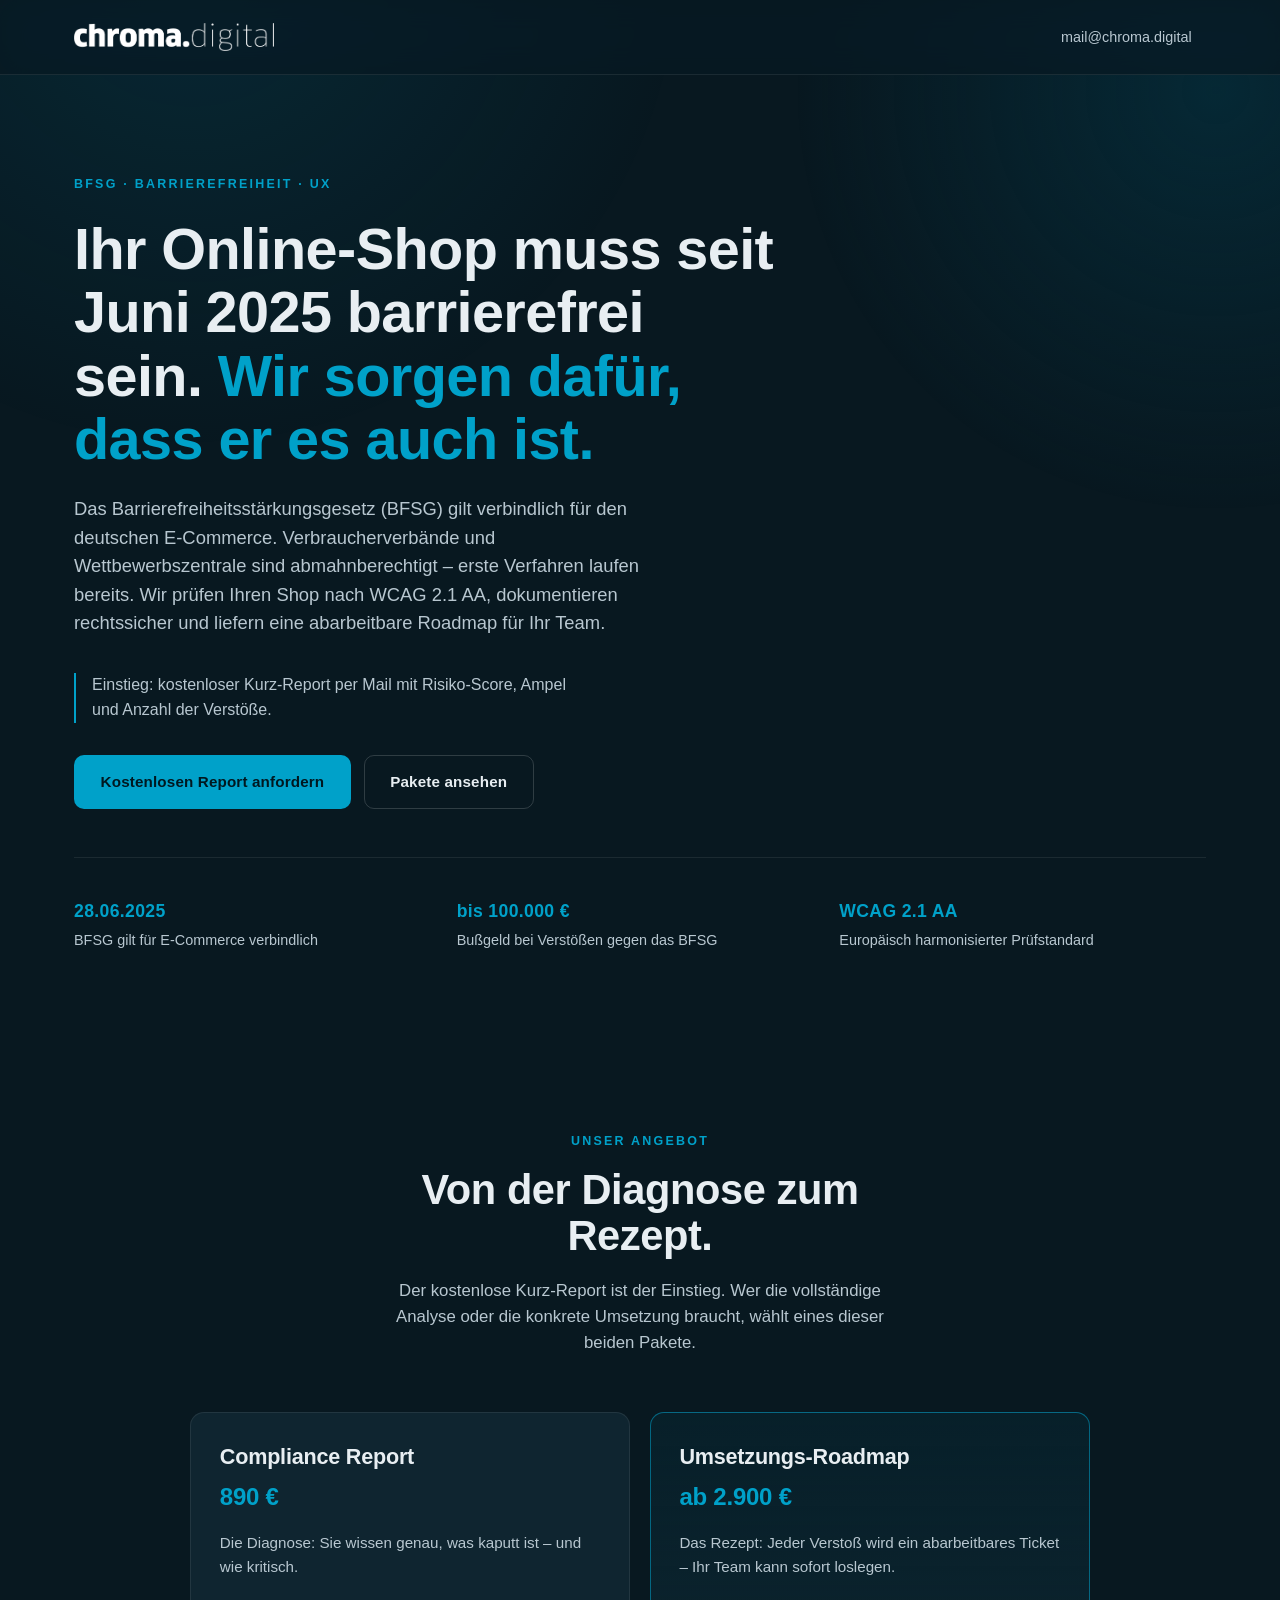
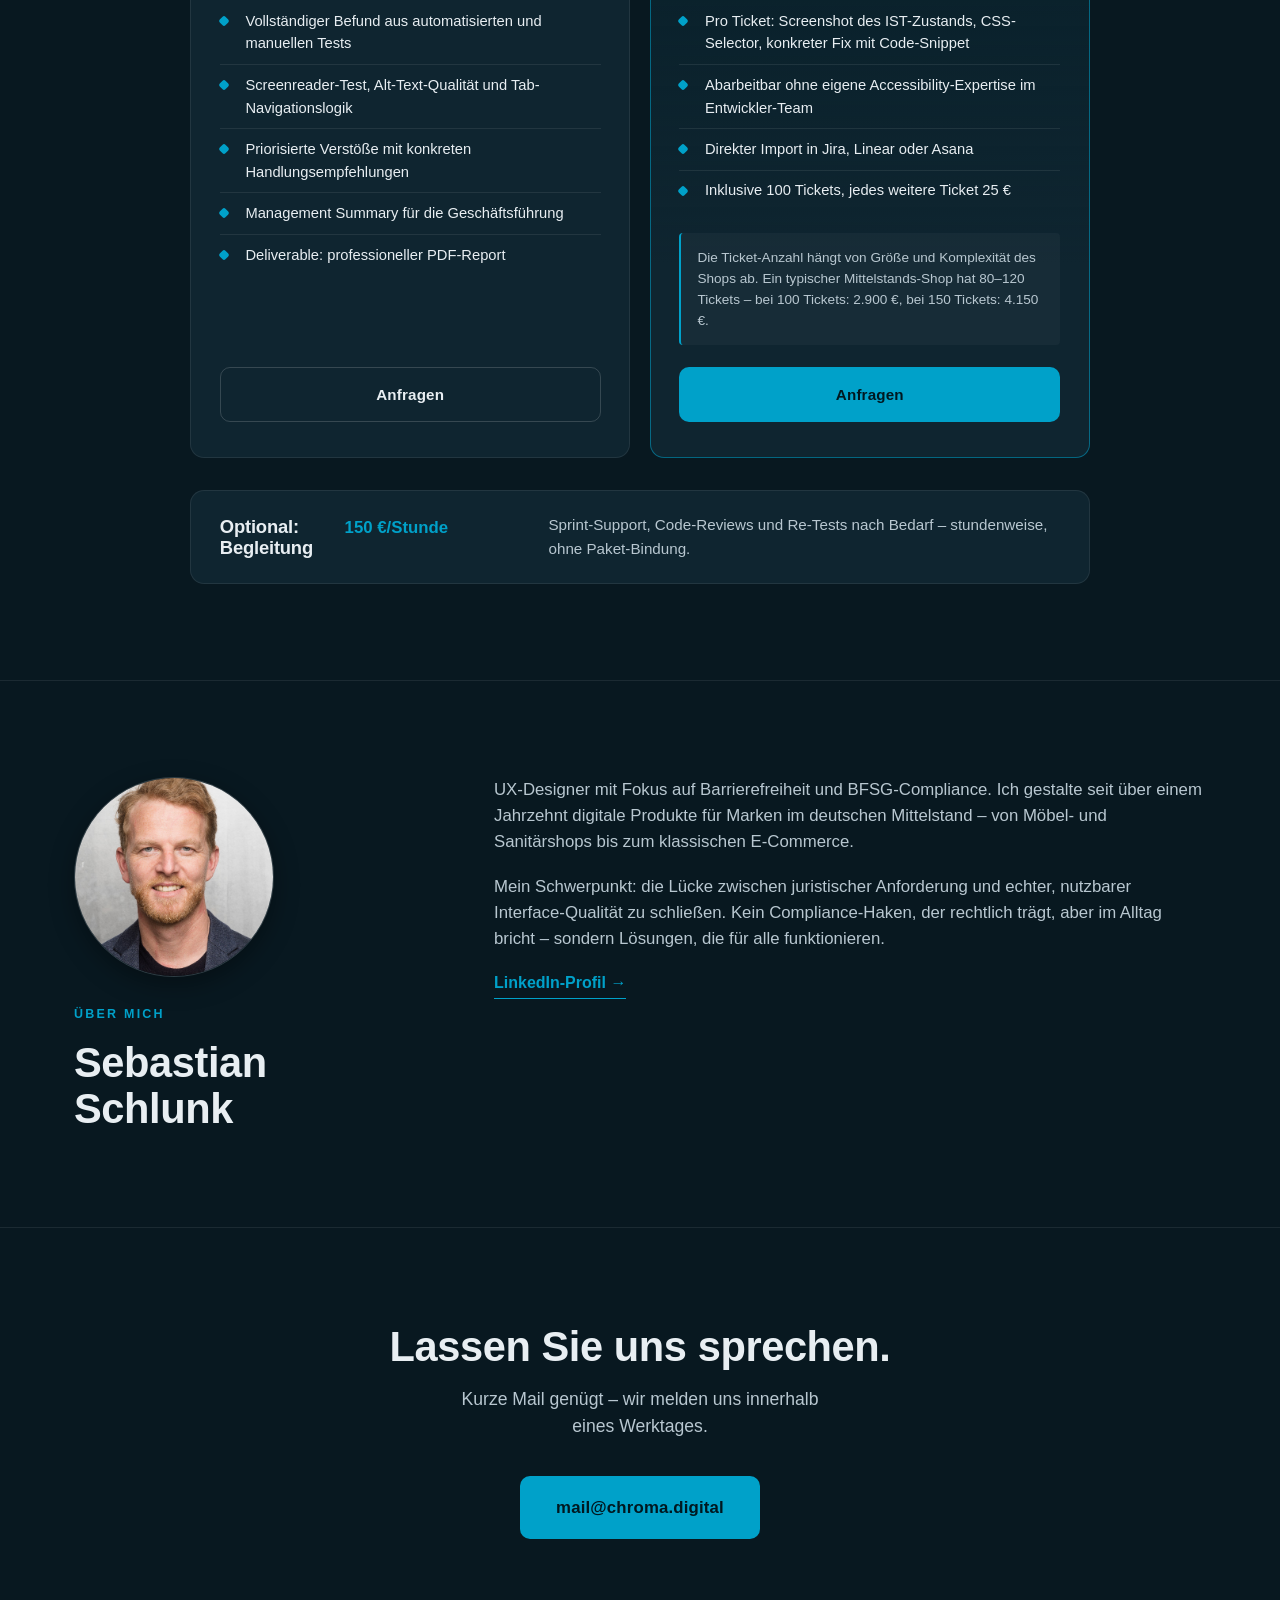
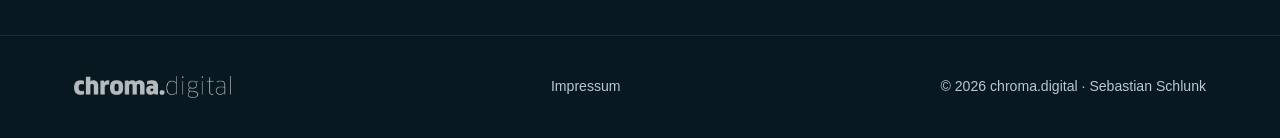
<file: index.html>
<!DOCTYPE html>
<html lang="de">
<head>
    <meta charset="UTF-8">
    <meta name="viewport" content="width=device-width, initial-scale=1">
    <title>chroma.digital — BFSG-Compliance & Accessibility-Audits für Online-Shops</title>
    <meta name="description" content="UX-Design mit Schwerpunkt Barrierefreiheit. WCAG-Audits und BFSG-Compliance für Online-Shops im Mittelstand. Compliance Report ab 890 €, kostenloser Kurz-Report zum Einstieg.">
    <meta name="theme-color" content="#081820">

    <link rel="icon" type="image/png" sizes="32x32" href="assets/favicon-32x32.png">
    <link rel="icon" type="image/png" sizes="16x16" href="assets/favicon-16x16.png">
    <link rel="apple-touch-icon" sizes="180x180" href="assets/apple-touch-icon.png">

    <link rel="preconnect" href="https://fonts.cdnfonts.com" crossorigin>
    <link rel="stylesheet" href="https://fonts.cdnfonts.com/css/clan-pro">
    <link rel="stylesheet" href="styles.css">

    <meta property="og:title" content="chroma.digital — BFSG-Compliance & Accessibility für Online-Shops">
    <meta property="og:description" content="WCAG-Audits und Umsetzungsbegleitung für E-Commerce im Mittelstand. Von Sebastian Schlunk, UX-Designer mit Fokus auf Barrierefreiheit.">
    <meta property="og:type" content="website">
    <meta property="og:locale" content="de_DE">
</head>
<body>

<header class="site-header">
    <div class="container">
        <a href="/" class="logo" aria-label="chroma.digital — zur Startseite">
            <img src="assets/chroma_logo_white.png" alt="chroma digital">
        </a>
        <a href="mailto:mail@chroma.digital" class="nav-link">mail@chroma.digital</a>
    </div>
</header>

<main>

    <section class="hero">
        <div class="container">
            <span class="eyebrow">BFSG · Barrierefreiheit · UX</span>
            <h1>Ihr Online-Shop muss seit Juni 2025 barrierefrei sein. <span class="accent">Wir sorgen dafür, dass er es auch ist.</span></h1>
            <p class="lead">
                Das Barrierefreiheitsstärkungsgesetz (BFSG) gilt verbindlich für den deutschen E-Commerce. Verbraucherverbände und Wettbewerbszentrale sind abmahnberechtigt – erste Verfahren laufen bereits. Wir prüfen Ihren Shop nach WCAG 2.1 AA, dokumentieren rechtssicher und liefern eine abarbeitbare Roadmap für Ihr Team.
            </p>
            <p class="lead-note">
                Einstieg: kostenloser Kurz-Report per Mail mit Risiko-Score, Ampel und Anzahl der Verstöße.
            </p>
            <div class="hero-ctas">
                <a class="btn btn-primary" href="mailto:mail@chroma.digital?subject=Kostenlosen%20Report%20anfordern">Kostenlosen Report anfordern</a>
                <a class="btn btn-outline" href="#pakete">Pakete ansehen</a>
            </div>
            <ul class="hero-facts" aria-label="Kennzahlen zur BFSG-Pflicht">
                <li>
                    <strong>28.06.2025</strong>
                    <span>BFSG gilt für E-Commerce verbindlich</span>
                </li>
                <li>
                    <strong>bis 100.000 €</strong>
                    <span>Bußgeld bei Verstößen gegen das BFSG</span>
                </li>
                <li>
                    <strong>WCAG 2.1 AA</strong>
                    <span>Europäisch harmonisierter Prüfstandard</span>
                </li>
            </ul>
        </div>
    </section>

    <section id="pakete" class="packages">
        <div class="container">
            <header class="section-head">
                <span class="eyebrow">Unser Angebot</span>
                <h2>Von der Diagnose zum Rezept.</h2>
                <p class="section-lead">Der kostenlose Kurz-Report ist der Einstieg. Wer die vollständige Analyse oder die konkrete Umsetzung braucht, wählt eines dieser beiden Pakete.</p>
            </header>

            <div class="package-grid">

                <article class="package">
                    <h3>Compliance Report</h3>
                    <p class="price">890 €</p>
                    <p class="package-lead">Die Diagnose: Sie wissen genau, was kaputt ist – und wie kritisch.</p>
                    <ul>
                        <li>Vollständiger Befund aus automatisierten und manuellen Tests</li>
                        <li>Screenreader-Test, Alt-Text-Qualität und Tab-Navigationslogik</li>
                        <li>Priorisierte Verstöße mit konkreten Handlungsempfehlungen</li>
                        <li>Management Summary für die Geschäftsführung</li>
                        <li>Deliverable: professioneller PDF-Report</li>
                    </ul>
                    <a class="btn btn-outline" href="mailto:mail@chroma.digital?subject=Compliance%20Report%20anfragen">Anfragen</a>
                </article>

                <article class="package featured">
                    <h3>Umsetzungs-Roadmap</h3>
                    <p class="price">ab 2.900 €</p>
                    <p class="package-lead">Das Rezept: Jeder Verstoß wird ein abarbeitbares Ticket – Ihr Team kann sofort loslegen.</p>
                    <ul>
                        <li>Pro Ticket: Screenshot des IST-Zustands, CSS-Selector, konkreter Fix mit Code-Snippet</li>
                        <li>Abarbeitbar ohne eigene Accessibility-Expertise im Entwickler-Team</li>
                        <li>Direkter Import in Jira, Linear oder Asana</li>
                        <li>Inklusive 100 Tickets, jedes weitere Ticket 25 €</li>
                    </ul>
                    <p class="price-note">
                        Die Ticket-Anzahl hängt von Größe und Komplexität des Shops ab. Ein typischer Mittelstands-Shop hat 80–120 Tickets – bei 100 Tickets: 2.900 €, bei 150 Tickets: 4.150 €.
                    </p>
                    <a class="btn btn-primary" href="mailto:mail@chroma.digital?subject=Umsetzungs-Roadmap%20anfragen">Anfragen</a>
                </article>

            </div>

            <aside class="package-addon">
                <div class="addon-head">
                    <h3>Optional: Begleitung</h3>
                    <p class="price-inline">150 €/Stunde</p>
                </div>
                <p>Sprint-Support, Code-Reviews und Re-Tests nach Bedarf – stundenweise, ohne Paket-Bindung.</p>
            </aside>
        </div>
    </section>

    <section class="about">
        <div class="container">
            <div class="about-grid">
                <header>
                    <img src="assets/sebastian.jpg" alt="Portrait von Sebastian Schlunk" class="portrait" width="200" height="200">
                    <span class="eyebrow">Über mich</span>
                    <h2>Sebastian Schlunk</h2>
                </header>
                <div>
                    <p>
                        UX-Designer mit Fokus auf Barrierefreiheit und BFSG-Compliance. Ich gestalte seit über einem Jahrzehnt digitale Produkte für Marken im deutschen Mittelstand – von Möbel- und Sanitärshops bis zum klassischen E-Commerce.
                    </p>
                    <p>
                        Mein Schwerpunkt: die Lücke zwischen juristischer Anforderung und echter, nutzbarer Interface-Qualität zu schließen. Kein Compliance-Haken, der rechtlich trägt, aber im Alltag bricht – sondern Lösungen, die für alle funktionieren.
                    </p>
                    <a class="link-arrow" href="https://www.linkedin.com/in/sebastian-schlunk" target="_blank" rel="noopener">LinkedIn-Profil →</a>
                </div>
            </div>
        </div>
    </section>

    <section class="cta">
        <div class="container">
            <h2>Lassen Sie uns sprechen.</h2>
            <p>Kurze Mail genügt – wir melden uns innerhalb eines Werktages.</p>
            <a class="btn btn-primary btn-large" href="mailto:mail@chroma.digital">mail@chroma.digital</a>
        </div>
    </section>

</main>

<footer class="site-footer">
    <div class="container">
        <img src="assets/chroma_logo_white.png" alt="chroma digital">
        <nav>
            <a href="impressum.html">Impressum</a>
        </nav>
        <p class="footer-note">© 2026 chroma.digital · Sebastian Schlunk</p>
    </div>
</footer>

</body>
</html>
</file>
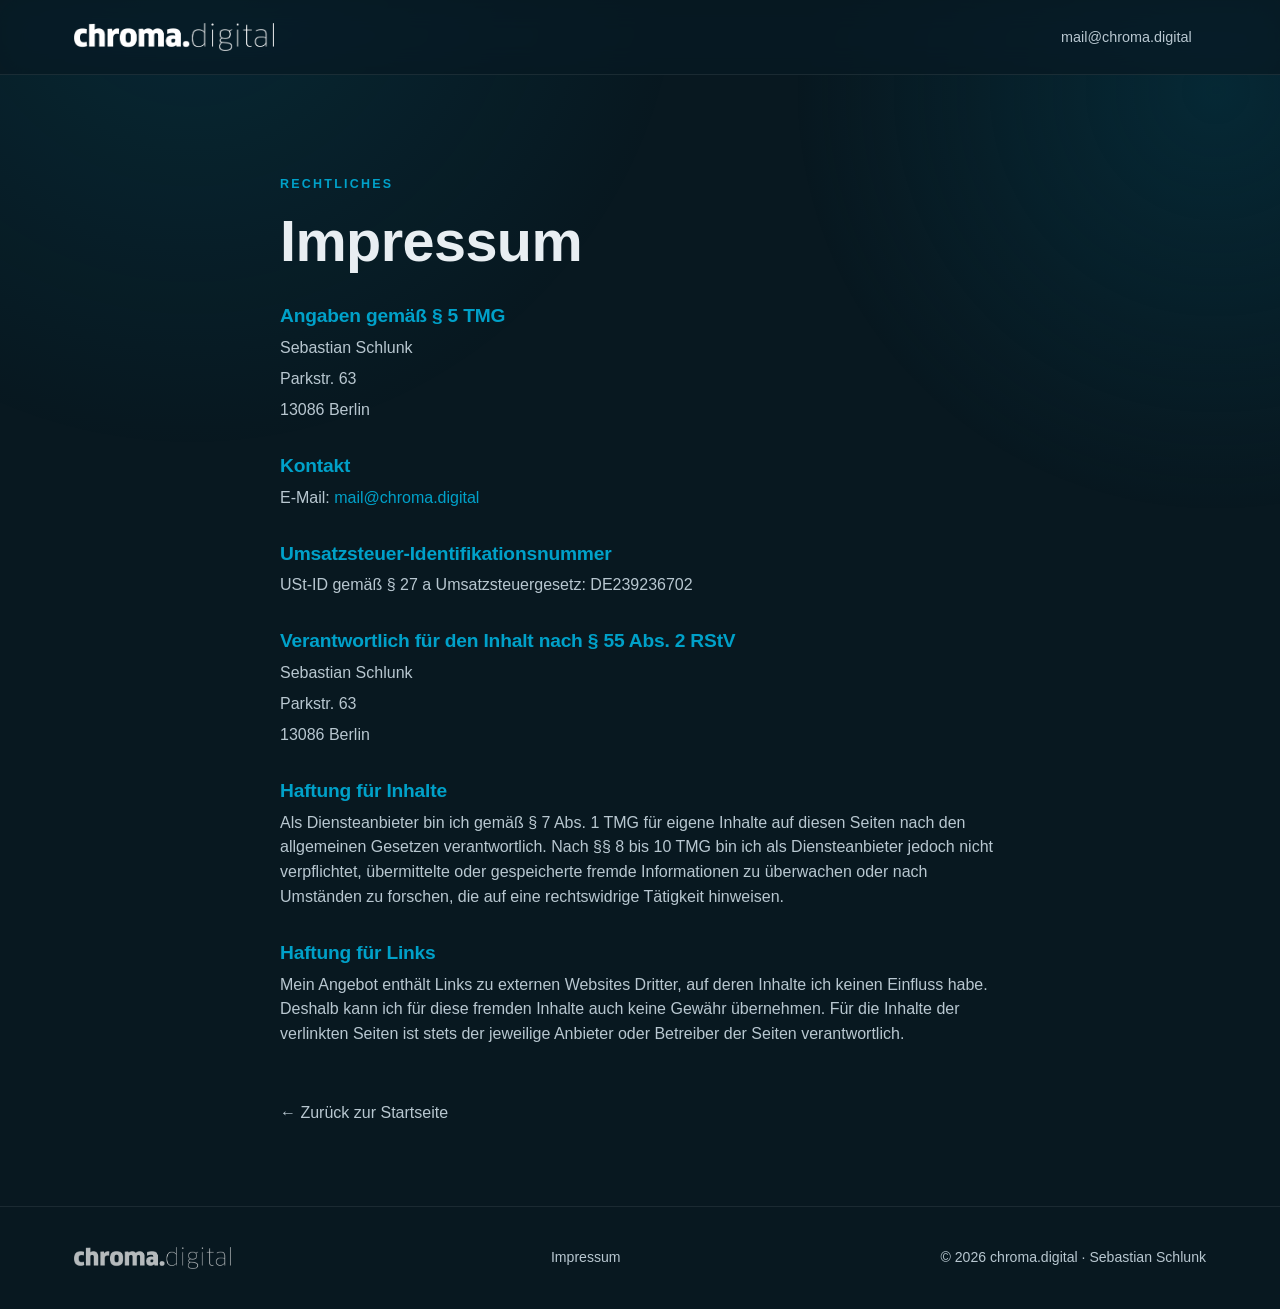
<file: impressum.html>
<!DOCTYPE html>
<html lang="de">
<head>
    <meta charset="UTF-8">
    <meta name="viewport" content="width=device-width, initial-scale=1">
    <title>Impressum — chroma.digital</title>
    <meta name="robots" content="noindex">
    <meta name="theme-color" content="#081820">

    <link rel="icon" type="image/png" sizes="32x32" href="assets/favicon-32x32.png">
    <link rel="icon" type="image/png" sizes="16x16" href="assets/favicon-16x16.png">
    <link rel="apple-touch-icon" sizes="180x180" href="assets/apple-touch-icon.png">

    <link rel="preconnect" href="https://fonts.cdnfonts.com" crossorigin>
    <link rel="stylesheet" href="https://fonts.cdnfonts.com/css/clan-pro">
    <link rel="stylesheet" href="styles.css">
</head>
<body>

<header class="site-header">
    <div class="container">
        <a href="/" class="logo" aria-label="chroma.digital — zur Startseite">
            <img src="assets/chroma_logo_white.png" alt="chroma digital">
        </a>
        <a href="mailto:mail@chroma.digital" class="nav-link">mail@chroma.digital</a>
    </div>
</header>

<main>
    <section class="legal container">
        <span class="eyebrow">Rechtliches</span>
        <h1>Impressum</h1>

        <h2>Angaben gemäß § 5 TMG</h2>
        <p>Sebastian Schlunk</p>
        <p>Parkstr. 63</p>
        <p>13086 Berlin</p>

        <h2>Kontakt</h2>
        <p>E-Mail: <a href="mailto:mail@chroma.digital">mail@chroma.digital</a></p>

        <h2>Umsatzsteuer-Identifikationsnummer</h2>
        <p>USt-ID gemäß § 27 a Umsatzsteuergesetz: DE239236702</p>

        <h2>Verantwortlich für den Inhalt nach § 55 Abs. 2 RStV</h2>
        <p>Sebastian Schlunk</p>
        <p>Parkstr. 63</p>
        <p>13086 Berlin</p>

        <h2>Haftung für Inhalte</h2>
        <p>Als Diensteanbieter bin ich gemäß § 7 Abs. 1 TMG für eigene Inhalte auf diesen Seiten nach den allgemeinen Gesetzen verantwortlich. Nach §§ 8 bis 10 TMG bin ich als Diensteanbieter jedoch nicht verpflichtet, übermittelte oder gespeicherte fremde Informationen zu überwachen oder nach Umständen zu forschen, die auf eine rechtswidrige Tätigkeit hinweisen.</p>

        <h2>Haftung für Links</h2>
        <p>Mein Angebot enthält Links zu externen Websites Dritter, auf deren Inhalte ich keinen Einfluss habe. Deshalb kann ich für diese fremden Inhalte auch keine Gewähr übernehmen. Für die Inhalte der verlinkten Seiten ist stets der jeweilige Anbieter oder Betreiber der Seiten verantwortlich.</p>

        <a class="back-link" href="/">← Zurück zur Startseite</a>
    </section>
</main>

<footer class="site-footer">
    <div class="container">
        <img src="assets/chroma_logo_white.png" alt="chroma digital">
        <nav>
            <a href="impressum.html">Impressum</a>
        </nav>
        <p class="footer-note">© 2026 chroma.digital · Sebastian Schlunk</p>
    </div>
</footer>

</body>
</html>
</file>
<file: styles.css>
:root {
    --bg: #081820;
    --bg-surface: #0f2530;
    --bg-elevated: #143140;
    --border: rgba(255, 255, 255, 0.08);
    --border-strong: rgba(255, 255, 255, 0.16);
    --text: #e8eef2;
    --text-muted: #b8c7d0;
    --accent: #00a1c9;
    --accent-hover: #22b6dc;
    --accent-deep: #043646;
    --max-width: 1180px;
    --radius: 14px;
}

* { margin: 0; padding: 0; box-sizing: border-box; }

html { scroll-behavior: smooth; }

body {
    font-family: 'Clan Pro', -apple-system, BlinkMacSystemFont, 'Segoe UI', Helvetica, Arial, sans-serif;
    font-weight: 450;
    background: var(--bg);
    color: var(--text);
    line-height: 1.55;
    -webkit-font-smoothing: antialiased;
    -moz-osx-font-smoothing: grayscale;
}

body::before {
    content: '';
    position: fixed;
    inset: 0;
    background:
        radial-gradient(900px circle at 15% -5%, rgba(0, 161, 201, 0.12), transparent 55%),
        radial-gradient(700px circle at 95% 10%, rgba(4, 54, 70, 0.55), transparent 60%);
    pointer-events: none;
    z-index: 0;
}

.container {
    max-width: var(--max-width);
    margin: 0 auto;
    padding: 0 1.5rem;
    position: relative;
    z-index: 1;
}

a { color: var(--accent); text-decoration: none; transition: color .15s ease; }
a:hover { color: var(--accent-hover); }
a:focus-visible { outline: 2px solid var(--accent); outline-offset: 3px; border-radius: 4px; }

h1, h2, h3 { font-weight: 900; letter-spacing: -0.01em; line-height: 1.1; }
h1 { font-size: clamp(2.2rem, 5vw, 3.6rem); }
h2 { font-size: clamp(1.8rem, 3.5vw, 2.6rem); }
h3 { font-size: 1.35rem; }

.accent { color: var(--accent); }

.eyebrow {
    display: inline-block;
    font-size: .78rem;
    letter-spacing: .18em;
    text-transform: uppercase;
    color: var(--accent);
    font-weight: 900;
    margin-bottom: 1rem;
}

/* ── Header ─────────────────────────────────────── */
.site-header {
    position: sticky;
    top: 0;
    z-index: 20;
    backdrop-filter: saturate(180%) blur(14px);
    -webkit-backdrop-filter: saturate(180%) blur(14px);
    background: rgba(8, 24, 32, 0.75);
    border-bottom: 1px solid var(--border);
}

.site-header .container {
    display: flex;
    align-items: center;
    justify-content: space-between;
    padding-top: 1.1rem;
    padding-bottom: 1.1rem;
}

.logo img { height: 28px; width: auto; display: block; }

.nav-link {
    color: var(--text-muted);
    font-size: .9rem;
    padding: .5rem .9rem;
    border-radius: 8px;
    transition: color .15s, background .15s;
}
.nav-link:hover { color: var(--text); background: var(--bg-surface); }

/* ── Buttons ────────────────────────────────────── */
.btn {
    display: inline-flex;
    align-items: center;
    justify-content: center;
    padding: .9rem 1.6rem;
    border-radius: 10px;
    font-weight: 900;
    font-size: .95rem;
    letter-spacing: .01em;
    border: 1px solid transparent;
    cursor: pointer;
    transition: transform .15s ease, background .15s ease, border-color .15s ease, color .15s ease;
}
.btn-primary { background: var(--accent); color: #001820; }
.btn-primary:hover { background: var(--accent-hover); color: #001820; transform: translateY(-1px); }
.btn-outline { border-color: var(--border-strong); color: var(--text); background: transparent; }
.btn-outline:hover { border-color: var(--accent); color: var(--accent); }
.btn-ghost { background: transparent; color: var(--text-muted); }
.btn-ghost:hover { color: var(--text); }
.btn-large { padding: 1.1rem 2.2rem; font-size: 1.05rem; }

/* ── Hero ───────────────────────────────────────── */
.hero {
    padding: 6rem 0 5rem;
    position: relative;
}
.hero .eyebrow { margin-bottom: 1.5rem; }
.hero h1 { max-width: 22ch; margin-bottom: 1.5rem; }
.hero .lead {
    max-width: 58ch;
    font-size: 1.15rem;
    color: var(--text-muted);
    margin-bottom: 2.2rem;
}
.hero .lead-note {
    max-width: 58ch;
    color: var(--text-muted);
    font-size: 1rem;
    margin-bottom: 2rem;
    padding-left: 1rem;
    border-left: 2px solid var(--accent);
}
.hero-ctas { display: flex; gap: .8rem; flex-wrap: wrap; margin-bottom: 3rem; }

.hero-facts {
    list-style: none;
    display: grid;
    grid-template-columns: repeat(3, 1fr);
    gap: 1rem;
    padding-top: 2.5rem;
    border-top: 1px solid var(--border);
}
.hero-facts li {
    display: flex;
    flex-direction: column;
    gap: .25rem;
}
.hero-facts strong {
    font-weight: 900;
    color: var(--accent);
    font-size: 1.1rem;
    letter-spacing: .02em;
}
.hero-facts span { color: var(--text-muted); font-size: .9rem; }

/* ── Packages ───────────────────────────────────── */
.packages { padding: 6rem 0; }
.section-head { text-align: center; margin-bottom: 3.5rem; }
.section-head h2 { max-width: 22ch; margin: 0 auto; }
.section-head .section-lead {
    max-width: 56ch;
    margin: 1.2rem auto 0;
    color: var(--text-muted);
    font-size: 1.05rem;
}

.package-grid {
    display: grid;
    grid-template-columns: repeat(2, 1fr);
    gap: 1.2rem;
    max-width: 900px;
    margin: 0 auto;
}

.package {
    background: var(--bg-surface);
    border: 1px solid var(--border);
    border-radius: var(--radius);
    padding: 2rem 1.8rem 2.2rem;
    display: flex;
    flex-direction: column;
    position: relative;
    transition: border-color .2s, transform .2s;
}
.package:hover { border-color: var(--border-strong); transform: translateY(-2px); }
.package.featured {
    border-color: rgba(0, 161, 201, 0.55);
    background: linear-gradient(180deg, rgba(0, 161, 201, 0.06) 0%, var(--bg-surface) 70%);
}
.package .badge {
    position: absolute;
    top: 1.1rem;
    right: 1.1rem;
    background: var(--accent);
    color: #001820;
    font-size: .68rem;
    font-weight: 900;
    letter-spacing: .1em;
    text-transform: uppercase;
    padding: .25rem .55rem;
    border-radius: 6px;
}

.package h3 { margin-bottom: .6rem; }
.package .price {
    color: var(--accent);
    font-size: 1.5rem;
    font-weight: 900;
    margin-bottom: 1rem;
    letter-spacing: -0.01em;
}
.package-lead { color: var(--text-muted); margin-bottom: 1.4rem; font-size: .95rem; }

.package ul { list-style: none; margin-bottom: 1.4rem; flex: 1; }

.package .price-note {
    color: var(--text-muted);
    font-size: .85rem;
    line-height: 1.55;
    margin-bottom: 1.4rem;
    padding: .85rem 1rem;
    background: rgba(255, 255, 255, 0.03);
    border-left: 2px solid var(--accent);
    border-radius: 4px;
}

.package-addon {
    max-width: 900px;
    margin: 2rem auto 0;
    padding: 1.4rem 1.8rem;
    background: var(--bg-surface);
    border: 1px solid var(--border);
    border-radius: var(--radius);
    display: flex;
    flex-wrap: wrap;
    align-items: center;
    gap: 1rem 2rem;
}
.package-addon .addon-head {
    display: flex;
    align-items: baseline;
    gap: 1rem;
    flex: 0 0 auto;
}
.package-addon h3 {
    font-size: 1.15rem;
}
.package-addon .price-inline {
    color: var(--accent);
    font-weight: 900;
    font-size: 1.05rem;
}
.package-addon p {
    color: var(--text-muted);
    font-size: .95rem;
    flex: 1 1 280px;
}
.package li {
    padding: .55rem 0 .55rem 1.6rem;
    font-size: .92rem;
    color: var(--text);
    position: relative;
    border-bottom: 1px solid var(--border);
}
.package li:last-child { border-bottom: none; }
.package li::before {
    content: '';
    position: absolute;
    left: 0;
    top: 1rem;
    width: 8px;
    height: 8px;
    background: var(--accent);
    border-radius: 2px;
    transform: rotate(45deg);
}

.package .btn { width: 100%; }

/* ── About ──────────────────────────────────────── */
.about {
    padding: 6rem 0;
    border-top: 1px solid var(--border);
    border-bottom: 1px solid var(--border);
}
.about-grid {
    display: grid;
    grid-template-columns: 1fr 2fr;
    gap: 4rem;
    align-items: start;
}
.about-grid p {
    color: var(--text-muted);
    font-size: 1.05rem;
    margin-bottom: 1.2rem;
}
.portrait {
    display: block;
    width: 200px;
    height: 200px;
    border-radius: 50%;
    object-fit: cover;
    margin-bottom: 1.5rem;
    border: 1px solid var(--border-strong);
    box-shadow: 0 8px 24px rgba(0, 0, 0, 0.35);
}
.link-arrow {
    display: inline-flex;
    align-items: center;
    gap: .4rem;
    font-weight: 900;
    border-bottom: 1px solid var(--accent);
    padding-bottom: 2px;
}
.link-arrow:hover { border-bottom-color: var(--accent-hover); }

/* ── CTA ────────────────────────────────────────── */
.cta {
    padding: 6rem 0;
    text-align: center;
}
.cta h2 { margin-bottom: 1rem; }
.cta p { color: var(--text-muted); font-size: 1.1rem; margin-bottom: 2.2rem; max-width: 40ch; margin-left: auto; margin-right: auto; }

/* ── Footer ─────────────────────────────────────── */
.site-footer {
    padding: 2.5rem 0;
    border-top: 1px solid var(--border);
    font-size: .88rem;
}
.site-footer .container {
    display: flex;
    align-items: center;
    justify-content: space-between;
    gap: 1.5rem;
    flex-wrap: wrap;
}
.site-footer img { height: 22px; width: auto; opacity: .7; }
.site-footer nav { display: flex; gap: 1.5rem; }
.site-footer nav a { color: var(--text-muted); }
.site-footer nav a:hover { color: var(--text); }
.footer-note { color: var(--text-muted); }

/* ── Impressum ──────────────────────────────────── */
.legal {
    padding: 6rem 0 5rem;
    max-width: 720px;
    margin: 0 auto;
}
.legal h1 { margin-bottom: 2rem; }
.legal h2 { font-size: 1.2rem; margin: 2rem 0 .6rem; color: var(--accent); }
.legal p { color: var(--text-muted); margin-bottom: .4rem; }
.legal .back-link { display: inline-block; margin-top: 3rem; color: var(--text-muted); }
.legal .back-link:hover { color: var(--accent); }

/* ── Responsive ─────────────────────────────────── */
@media (max-width: 900px) {
    .package-grid { grid-template-columns: 1fr; }
    .package-addon { flex-direction: column; align-items: flex-start; gap: .6rem; }
    .about-grid { grid-template-columns: 1fr; gap: 1.5rem; }
    .hero { padding: 4rem 0 3.5rem; }
    .packages, .about, .cta { padding: 4.5rem 0; }
    .hero-facts { grid-template-columns: 1fr; gap: 1.2rem; }
    .hero-facts li { border-top: 1px solid var(--border); padding-top: 1rem; }
    .hero-facts { padding-top: 1.5rem; border-top: none; }
}

@media (max-width: 520px) {
    .site-header .container { padding-top: .85rem; padding-bottom: .85rem; }
    .hero-ctas { flex-direction: column; align-items: stretch; }
    .btn { width: 100%; }
    .site-footer .container { flex-direction: column; align-items: flex-start; }
}
</file>
